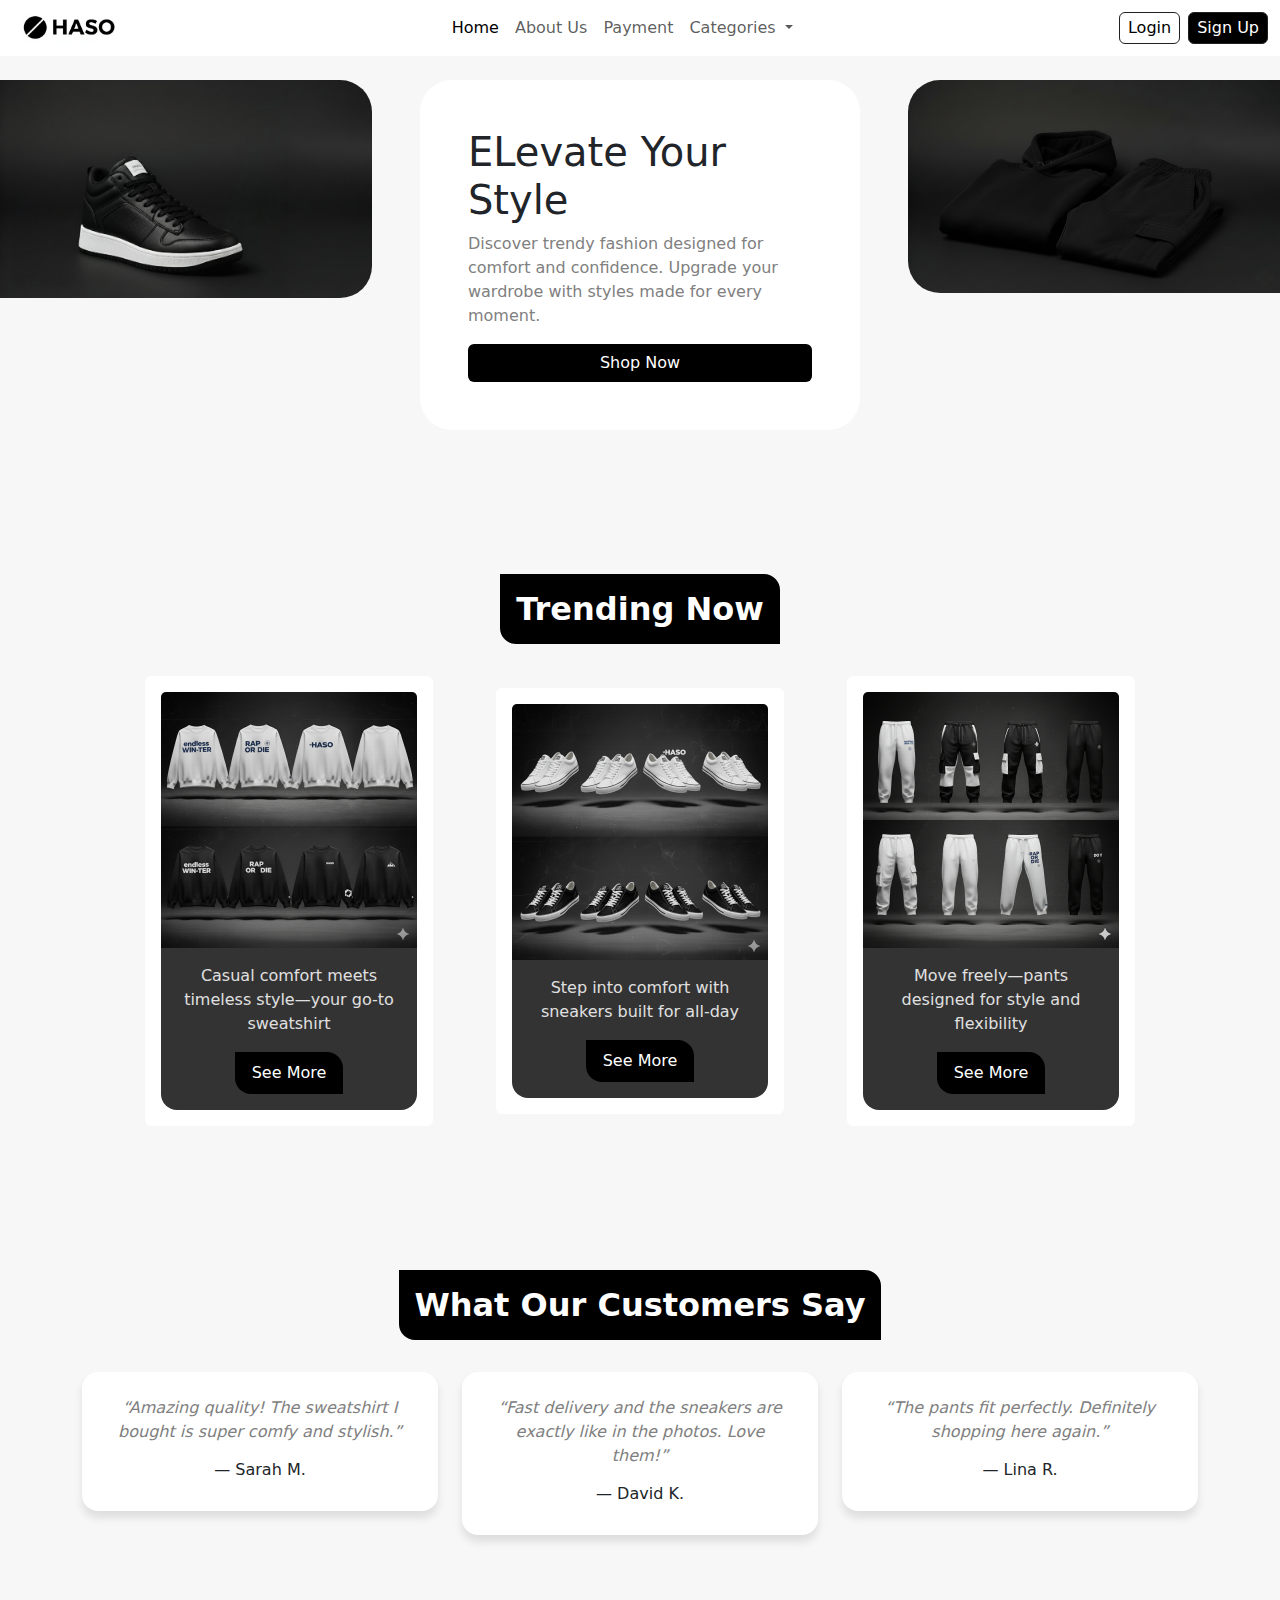
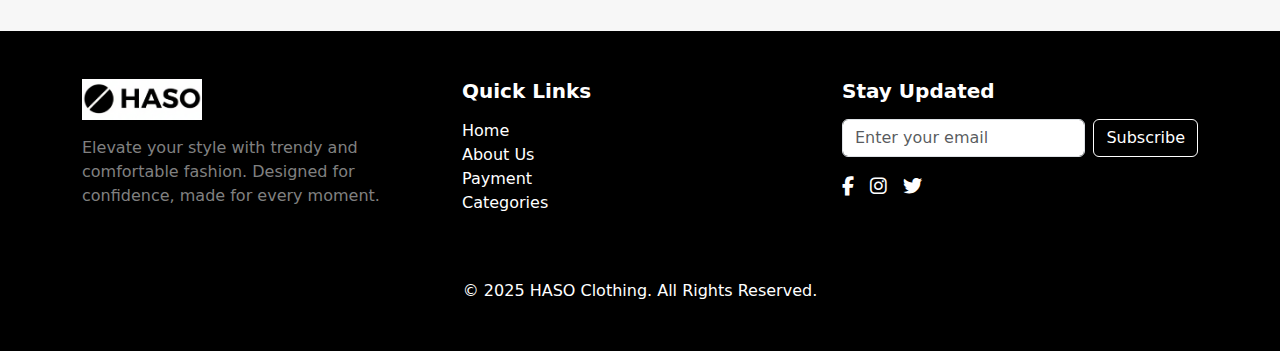
<file: index.html>
<!DOCTYPE html>
<html lang="en">
  <head>
    <meta charset="UTF-8" />
    <meta name="viewport" content="width=device-width, initial-scale=1.0" />
    <link
      rel="stylesheet"
      href="https://cdnjs.cloudflare.com/ajax/libs/font-awesome/6.6.0/css/all.min.css"
    />

    <link
      href="https://cdn.jsdelivr.net/npm/bootstrap@5.3.3/dist/css/bootstrap.min.css"
      rel="stylesheet"
    />

    <link rel="stylesheet" href="css/NavbarStyle.css" />
    <link rel="stylesheet" href="css/Footer.css">
    <link rel="stylesheet" href="css/HomeStlyle.css" />
    <title>Home</title>
  </head>
  <body>
    <nav class="navbar navbar-expand-lg fixed-top mb-5">
      <div class="container-fluid">
        <a href="index.html"
          ><img
            src="images/HASO.png"
            alt="Your Website Name Logo"
            class="site-logo"
        /></a>
        <button
          class="navbar-toggler"
          type="button"
          data-bs-toggle="collapse"
          data-bs-target="#navbarNavDropdown"
          aria-controls="navbarNavDropdown"
          aria-expanded="false"
          aria-label="Toggle navigation"
        >
          <span class="navbar-toggler-icon"></span>
        </button>
        <div
          class="collapse navbar-collapse justify-content-lg-center"
          id="navbarNavDropdown"
        >
          <ul class="navbar-nav">
            <li class="nav-item">
              <a class="nav-link active" aria-current="page" href="index.html"
                >Home</a
              >
            </li>
            <li class="nav-item">
              <a class="nav-link" href="html/AboutPage.html">About Us</a>
            </li>
            <li class="nav-item">
              <a class="nav-link" href="html/PaymentPage.html">Payment</a>
            </li>
            <li class="nav-item dropdown">
              <a
                class="nav-link dropdown-toggle"
                href="#"
                role="button"
                data-bs-toggle="dropdown"
                aria-expanded="false"
              >
                Categories
              </a>
              <ul class="dropdown-menu">
                <li><a class="dropdown-item" href="html/ShirtsPage.html">Shirts & Hoodies</a></li>
                <li><a class="dropdown-item" href="html/PantsPage.html">Pants</a></li>
                <li><a class="dropdown-item" href="html/SneakersPage.html">Shoes</a></li>
              </ul>
            </li>
            <li class="nav-item sm-mid-acc-1">
              <a class="nav-link btn d-lg-none" href="html/LoginPage.html">Login</a>
            </li>
            <li class="nav-item sm-mid-acc-2">
              <a class="nav-link btn d-lg-none" href="html/SignUpPage.html">Sign Up</a>
            </li>
          </ul>
        </div>
        <div class="accounts d-none d-lg-block">
          <ul class="navbar-nav d-flex gap-2">
            <li class="nav-item">
              <a class="nav-link btn" href="html/LoginPage.html">Login</a>
            </li>
            <li class="nav-item">
              <a class="nav-link btn" href="html/SignUpPage.html">Sign Up</a>
            </li>
          </ul>
        </div>
      </div>
    </nav>

    <section class="hero">
      <div class="d-flex flex-column flex-lg-row gap-lg-5">
        <div class="left-top-section w-100 d-lg-none">
          <img src="images/md&sm.jpg" alt="" class="img-fluid" />
        </div>
        <div class="left-section w-100 d-none d-lg-block">
          <img
            src="images/left-sec.jpg"
            alt=""
            class="img-fluid rounded-end-5"
          />
        </div>
        <div
          class="center-section rounded-5 p-4 p-lg-5 w-75 d-flex flex-column justify-content-center w-100"
        >
          <h1 class="d-flex">
            ELevate Your <br />
            Style
          </h1>
          <p>
            Discover trendy fashion designed for comfort and confidence. Upgrade
            your wardrobe with styles made for every moment.
          </p>
          <a href="#cards-section" class="btn">Shop Now</a>
        </div>
        <div class="right-section w-100 d-none d-lg-block">
          <img
            src="images/right-sec.jpg"
            alt=""
            class="img-fluid rounded-start-5"
          />
        </div>
      </div>
    </section>

    <section id="cards-section" class="cards-section mb-5 py-lg-5">
      <div
        class="container d-flex flex-column justify-content-center align-items-center gap-4"
      >
        <h2 id="sections-header" class="">Trending Now</h2>
        <div
          class="cards d-flex flex-column flex-lg-row justify-content-evenly align-items-center w-100 gap-5 gap-lg-0"
        >
          <div class="card p-3" style="width: 18rem">
            <img src="images/shirts.png" class="card-img-top" alt="..." />
            <div class="card-body text-center">
              <p class="card-text">
                Casual comfort meets timeless style—your go-to sweatshirt
              </p>
              <a href="html/ShirtsPage.html" class="btn">See More</a>
            </div>
          </div>
          <div class="card p-3" style="width: 18rem">
            <img src="images/sneakers.png" class="card-img-top" alt="..." />
            <div class="card-body text-center">
              <p class="card-text">
                Step into comfort with sneakers built for all-day
              </p>
              <a href="html/SneakersPage.html" class="btn">See More</a>
            </div>
          </div>
          <div class="card p-3" style="width: 18rem">
            <img src="images/pants.png" class="card-img-top" alt="..." />
            <div class="card-body text-center">
              <p class="card-text">
                Move freely—pants designed for style and flexibility
              </p>
              <a href="html/PantsPage.html" class="btn">See More</a>
            </div>
          </div>
        </div>
      </div>
    </section>

    <section class="testimonials-section py-5">
      <div
        class="container d-flex flex-column justify-content-center align-items-center gap-4"
      >
        <h2 id="sections-header" class="text-center">What Our Customers Say</h2>
        <div class="row g-4">
          <div class="col-md-4">
            <div class="testimonial-card p-4 text-center">
              <p class="testimonial-text">
                “Amazing quality! The sweatshirt I bought is super comfy and
                stylish.”
              </p>
              <h6 class="mt-3">— Sarah M.</h6>
            </div>
          </div>
          <div class="col-md-4">
            <div class="testimonial-card p-4 text-center">
              <p class="testimonial-text">
                “Fast delivery and the sneakers are exactly like in the photos.
                Love them!”
              </p>
              <h6 class="mt-3">— David K.</h6>
            </div>
          </div>
          <div class="col-md-4">
            <div class="testimonial-card p-4 text-center">
              <p class="testimonial-text">
                “The pants fit perfectly. Definitely shopping here again.”
              </p>
              <h6 class="mt-3">— Lina R.</h6>
            </div>
          </div>
        </div>
      </div>
    </section>

    <footer class="footer py-5 mt-5">
      <div class="container">
        <div class="row">
          <div class="col-md-4 mb-4">
            <img
              src="images/HASO.png"
              alt="Logo"
              class="mb-3"
              style="width: 120px"
            />
            <p class="footer-text">
              Elevate your style with trendy and comfortable fashion. Designed
              for confidence, made for every moment.
            </p>
          </div>

          <div class="col-md-4 mb-4">
            <h5 class="footer-title">Quick Links</h5>
            <ul class="list-unstyled">
              <li><a href="index.html">Home</a></li>
              <li><a href="html/AboutPage.html">About Us</a></li>
              <li><a href="html/PaymentPage.html">Payment</a></li>
              <li><a href="index.html">Categories</a></li>
            </ul>
          </div>

          <div class="col-md-4 mb-4">
            <h5 class="footer-title">Stay Updated</h5>
            <form class="d-flex">
              <input
                type="email"
                class="form-control me-2"
                placeholder="Enter your email"
              />
              <button type="submit" class="btn">Subscribe</button>
            </form>
            <div class="social-icons mt-3 d-flex gap-3">
              <a href="#"><i class="fab fa-facebook-f"></i></a>
              <a href="#"><i class="fab fa-instagram"></i></a>
              <a href="#"><i class="fab fa-twitter"></i></a>
            </div>
          </div>
        </div>

        <div class="text-center mt-4">
          <p class="mb-0">&copy; 2025 HASO Clothing. All Rights Reserved.</p>
        </div>
      </div>
    </footer>

    <script src="https://cdn.jsdelivr.net/npm/bootstrap@5.3.3/dist/js/bootstrap.bundle.min.js"></script>
  </body>
</html>
</file>
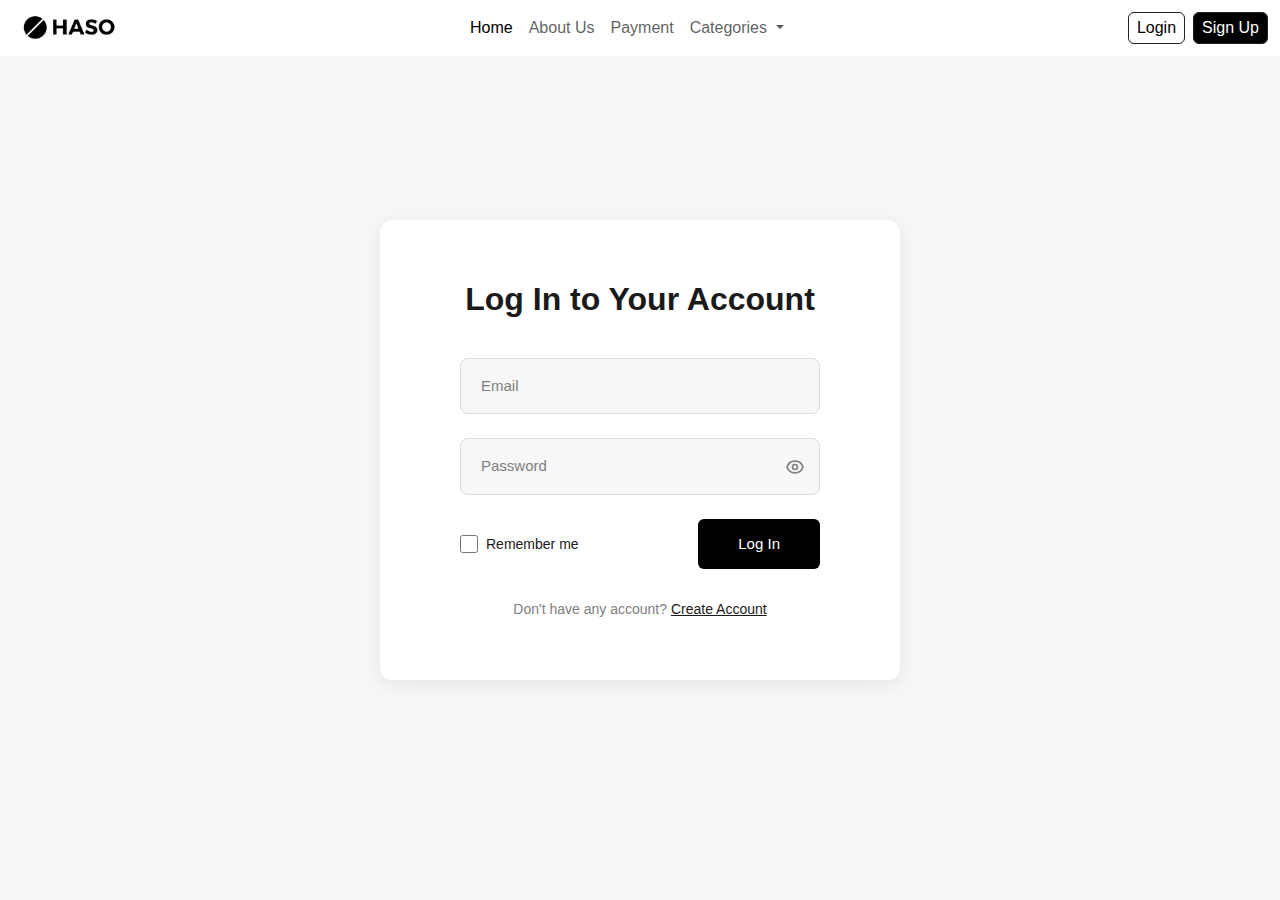
<file: html/LoginPage.html>
<!DOCTYPE html>
<html lang="ar" dir="ltr">
  <head>
    <meta charset="UTF-8" />
    <meta name="viewport" content="width=device-width, initial-scale=1.0" />
    <title>Login Page</title>
    <link
      href="https://cdn.jsdelivr.net/npm/bootstrap@5.3.2/dist/css/bootstrap.min.css"
      rel="stylesheet"
    />
    <link rel="stylesheet" href="../css/NavbarStyle.css" />
    <link rel="stylesheet" href="../css/login-style.css" />
  </head>
  <body>
    <nav class="navbar navbar-expand-lg fixed-top mb-5">
      <div class="container-fluid">
        <a href="../index.html"
          ><img
            src="../images/HASO.png"
            alt="Your Website Name Logo"
            class="site-logo"
        /></a>
        <button
          class="navbar-toggler"
          type="button"
          data-bs-toggle="collapse"
          data-bs-target="#navbarNavDropdown"
          aria-controls="navbarNavDropdown"
          aria-expanded="false"
          aria-label="Toggle navigation"
        >
          <span class="navbar-toggler-icon"></span>
        </button>
        <div
          class="collapse navbar-collapse justify-content-lg-center"
          id="navbarNavDropdown"
        >
          <ul class="navbar-nav">
            <li class="nav-item">
              <a
                class="nav-link active"
                aria-current="page"
                href="../index.html"
                >Home</a
              >
            </li>
            <li class="nav-item">
              <a class="nav-link" href="../html/AboutPage.html">About Us</a>
            </li>
            <li class="nav-item">
              <a class="nav-link" href="../html/PaymentPage.html">Payment</a>
            </li>
            <li class="nav-item dropdown">
              <a
                class="nav-link dropdown-toggle"
                href="#"
                role="button"
                data-bs-toggle="dropdown"
                aria-expanded="false"
              >
                Categories
              </a>
              <ul class="dropdown-menu">
                <li>
                  <a class="dropdown-item" href="../html/ShirtsPage.html"
                    >Shirts & Hoodies</a
                  >
                </li>
                <li>
                  <a class="dropdown-item" href="../html/PantsPage.html"
                    >Pants</a
                  >
                </li>
                <li>
                  <a class="dropdown-item" href="../html/SneakersPage.html"
                    >Shoes</a
                  >
                </li>
              </ul>
            </li>
            <li class="nav-item sm-mid-acc-1">
              <a class="nav-link btn d-lg-none" href="../html/LoginPage.html"
                >Login</a
              >
            </li>
            <li class="nav-item sm-mid-acc-2">
              <a class="nav-link btn d-lg-none" href="../html/SignUpPage.html"
                >Sign Up</a
              >
            </li>
          </ul>
        </div>
        <div class="accounts d-none d-lg-block">
          <ul class="navbar-nav d-flex gap-2">
            <li class="nav-item">
              <a class="nav-link btn" href="../html/LoginPage.html">Login</a>
            </li>
            <li class="nav-item">
              <a class="nav-link btn" href="../html/SignUpPage.html">Sign Up</a>
            </li>
          </ul>
        </div>
      </div>
    </nav>

    <div class="login-box">
      <h1>Log In to Your Account</h1>
      <form id="loginForm" novalidate>
        <div class="form-group">
          <div class="input-wrapper">
            <input
              type="email"
              id="email"
              placeholder="Email"
              autocomplete="email"
            />
          </div>
          <div class="error-message" id="emailError">
            Please enter a valid email address
          </div>
        </div>
        <div class="form-group">
          <div class="input-wrapper">
            <input
              type="password"
              id="password"
              placeholder="Password"
              autocomplete="current-password"
            />
            <span class="toggle-password" id="togglePassword">
              <svg
                id="eyeIcon"
                xmlns="http://www.w3.org/2000/svg"
                fill="none"
                viewBox="0 0 24 24"
                stroke="currentColor"
              >
                <path
                  stroke-linecap="round"
                  stroke-linejoin="round"
                  stroke-width="2"
                  d="M15 12a3 3 0 11-6 0 3 3 0 016 0z"
                />
                <path
                  stroke-linecap="round"
                  stroke-linejoin="round"
                  stroke-width="2"
                  d="M2.458 12C3.732 7.943 7.523 5 12 5c4.478 0 8.268 2.943 9.542 7-1.274 4.057-5.064 7-9.542 7-4.477 0-8.268-2.943-9.542-7z"
                />
              </svg>
            </span>
          </div>
          <div class="error-message" id="passwordError">
            Password must be at least 6 characters
          </div>
        </div>
        <div class="remember-section">
          <div class="remember-me">
            <input type="checkbox" id="remember" />
            <label for="remember">Remember me</label>
          </div>
          <button type="submit" class="btn-submit">Log In</button>
        </div>
        <div class="signup-link">
          Don't have any account?
          <a href="SignUpPage.html"> Create Account</a>
        </div>
      </form>
    </div>

    <script src="https://cdn.jsdelivr.net/npm/bootstrap@5.3.2/dist/js/bootstrap.bundle.min.js"></script>
    <script src="../js/login-scipt.js"></script>
  </body>
</html>
</file>
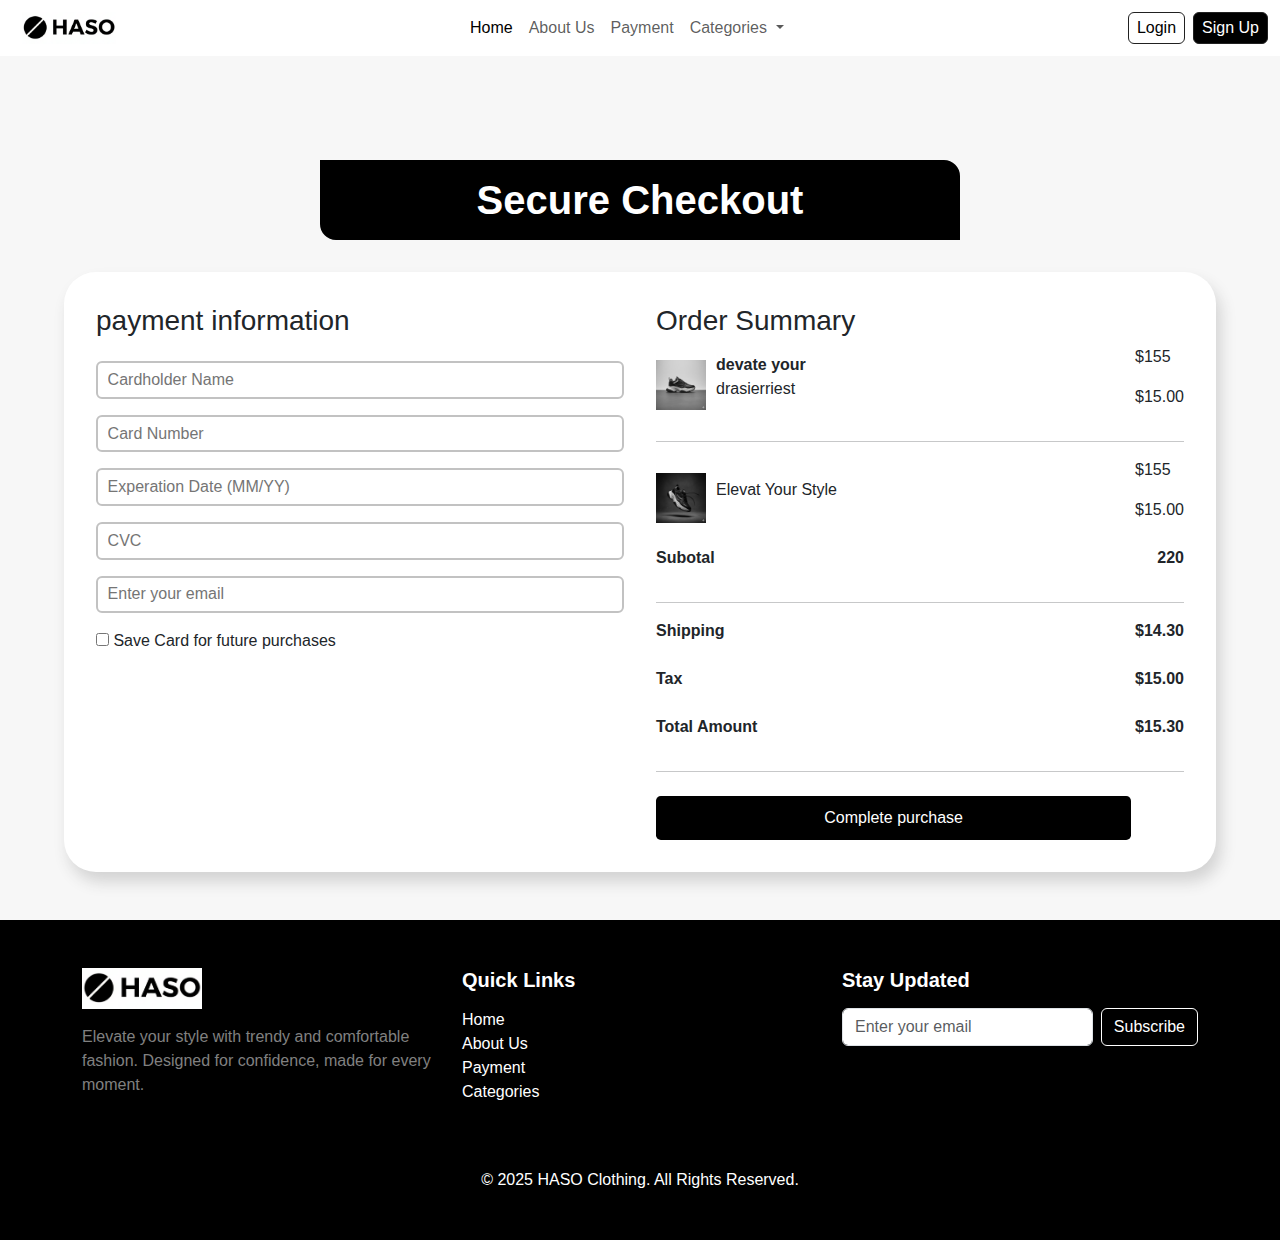
<file: html/PaymentPage.html>
<!DOCTYPE html>
<html lang="en">
  <head>
    <meta charset="UTF-8" />
    <meta name="viewport" content="width=device-width, initial-scale=1.0" />
    <link
      href="https://cdn.jsdelivr.net/npm/bootstrap@5.3.3/dist/css/bootstrap.min.css"
      rel="stylesheet"
    />
    <link rel="stylesheet" href="../css/NavbarStyle.css" />
    <link rel="stylesheet" href="../css/Footer.css" />
    <link rel="stylesheet" href="../css/PaymentStyle.css" />
    <title>HASO</title>
  </head>
  <body>
    <nav class="navbar navbar-expand-lg fixed-top mb-5">
      <div class="container-fluid">
        <a href="../index.html"
          ><img
            src="../images/HASO.png"
            alt="Your Website Name Logo"
            class="site-logo"
        /></a>
        <button
          class="navbar-toggler"
          type="button"
          data-bs-toggle="collapse"
          data-bs-target="#navbarNavDropdown"
          aria-controls="navbarNavDropdown"
          aria-expanded="false"
          aria-label="Toggle navigation"
        >
          <span class="navbar-toggler-icon"></span>
        </button>
        <div
          class="collapse navbar-collapse justify-content-lg-center"
          id="navbarNavDropdown"
        >
          <ul class="navbar-nav">
            <li class="nav-item">
              <a
                class="nav-link active"
                aria-current="page"
                href="../index.html"
                >Home</a
              >
            </li>
            <li class="nav-item">
              <a class="nav-link" href="../html/AboutPage.html">About Us</a>
            </li>
            <li class="nav-item">
              <a class="nav-link" href="../html/PaymentPage.html">Payment</a>
            </li>
            <li class="nav-item dropdown">
              <a
                class="nav-link dropdown-toggle"
                href="#"
                role="button"
                data-bs-toggle="dropdown"
                aria-expanded="false"
              >
                Categories
              </a>
              <ul class="dropdown-menu">
                <li>
                  <a class="dropdown-item" href="../html/ShirtsPage.html"
                    >Shirts & Hoodies</a
                  >
                </li>
                <li>
                  <a class="dropdown-item" href="../html/PantsPage.html"
                    >Pants</a
                  >
                </li>
                <li>
                  <a class="dropdown-item" href="../html/SneakersPage.html"
                    >Shoes</a
                  >
                </li>
              </ul>
            </li>
            <li class="nav-item sm-mid-acc-1">
              <a class="nav-link btn d-lg-none" href="../html/LoginPage.html"
                >Login</a
              >
            </li>
            <li class="nav-item sm-mid-acc-2">
              <a class="nav-link btn d-lg-none" href="../html/SignUpPage.html"
                >Sign Up</a
              >
            </li>
          </ul>
        </div>
        <div class="accounts d-none d-lg-block">
          <ul class="navbar-nav d-flex gap-2">
            <li class="nav-item">
              <a class="nav-link btn" href="../html/LoginPage.html">Login</a>
            </li>
            <li class="nav-item">
              <a class="nav-link btn" href="../html/SignUpPage.html">Sign Up</a>
            </li>
          </ul>
        </div>
      </div>
    </nav>

    <!-- <div class="container"> -->

    <div class="main">
      <h2>Secure Checkout</h2>
      <div class="payment-box">
        <div class="left-content">
          <h3>payment information</h3>
          <input type="text" placeholder="Cardholder Name" />
          <input
            type="text"
            placeholder="Card Number"
            maxlength="16"
            required
          />
          <input type="text" placeholder="Experation Date (MM/YY)" required />
          <input type="password" placeholder="CVC" maxlength="4" required />
          <input
            type="email"
            placeholder="Enter your email"
            name="email"
            required
          />
          <label>
            <input type="checkbox" /> Save Card for future purchases</label
          >
        </div>

        <div class="right-content">
          <h3>Order Summary</h3>
          <div class="items-info">
            <div class="item1">
              <div class="info">
                <img src="../images/pic2.jpg" alt="" />
                <div class="para">
                  <p><span>devate your</span> drasierriest</p>
                </div>
              </div>

              <div class="price">
                <p>$155</p>
                <p>$15.00</p>
              </div>
            </div>
            <hr />
            <div class="item2">
              <div class="info">
                <img src="../images/pic3.jpg" alt="" />
                <div class="para">
                  <p>Elevat Your Style</p>
                </div>
              </div>

              <div class="price">
                <p>$155</p>
                <p>$15.00</p>
              </div>
            </div>
          </div>

          <div class="subotal">
            <p>Subotal</p>
            <span>220</span>
          </div>
          <hr />
          <div class="shipping">
            <p>Shipping</p>
            <span>$14.30</span>
          </div>
          <div class="tax">
            <p>Tax</p>
            <span>$15.00</span>
          </div>
          <div class="total">
            <p>Total Amount</p>
            <span>$15.30</span>
          </div>
          <hr />
          <button class="Complete">Complete purchase</button>
        </div>
      </div>
    </div>

    <footer class="footer py-5 mt-5">
      <div class="container">
        <div class="row">
          <div class="col-md-4 mb-4">
            <img
              src="../images/HASO.png"
              alt="Logo"
              class="mb-3"
              style="width: 120px"
            />
            <p class="footer-text">
              Elevate your style with trendy and comfortable fashion. Designed
              for confidence, made for every moment.
            </p>
          </div>

          <div class="col-md-4 mb-4">
            <h5 class="footer-title">Quick Links</h5>
            <ul class="list-unstyled">
              <li><a href="../index.html">Home</a></li>
              <li><a href="../html/AboutPage.html">About Us</a></li>
              <li><a href="../html/PaymentPage.html">Payment</a></li>
              <li><a href="../html/ShirtsPage.html">Categories</a></li>
            </ul>
          </div>

          <div class="col-md-4 mb-4">
            <h5 class="footer-title">Stay Updated</h5>
            <form class="d-flex">
              <input
                type="email"
                class="form-control me-2"
                placeholder="Enter your email"
              />
              <button type="submit" class="btn">Subscribe</button>
            </form>
            <div class="social-icons mt-3 d-flex gap-3">
              <a href="#"><i class="fab fa-facebook-f"></i></a>
              <a href="#"><i class="fab fa-instagram"></i></a>
              <a href="#"><i class="fab fa-twitter"></i></a>
            </div>
          </div>
        </div>

        <div class="text-center mt-4">
          <p class="mb-0">&copy; 2025 HASO Clothing. All Rights Reserved.</p>
        </div>
      </div>
    </footer>
    <script src="https://cdn.jsdelivr.net/npm/bootstrap@5.3.3/dist/js/bootstrap.bundle.min.js"></script>
  </body>
</html>
</file>
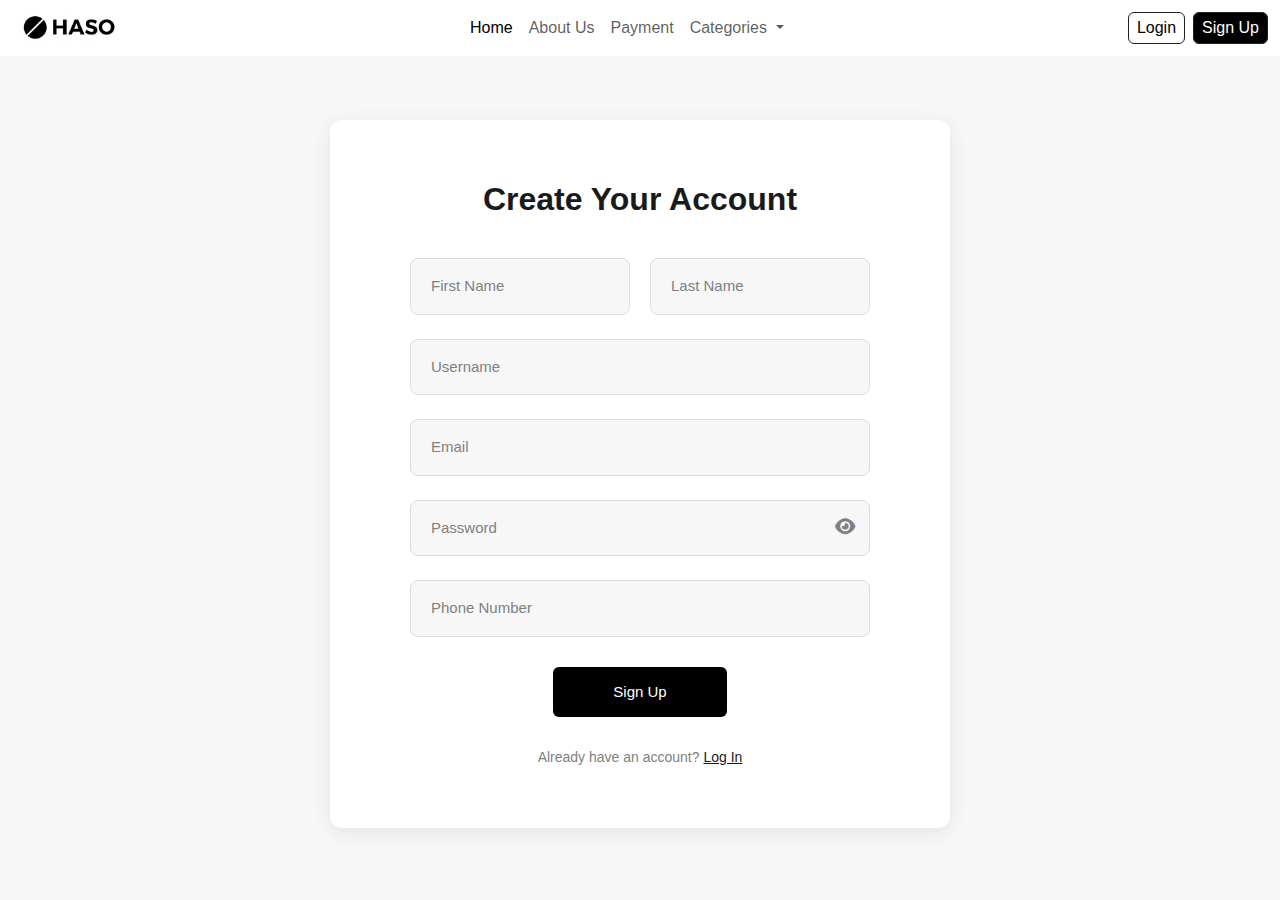
<file: html/SignUpPage.html>
<!DOCTYPE html>
<html lang="ar" dir="ltr">
  <head>
    <meta charset="UTF-8" />
    <meta name="viewport" content="width=device-width, initial-scale=1.0" />
    <title>Sign Up</title>
    <link
      rel="stylesheet"
      href="https://cdnjs.cloudflare.com/ajax/libs/font-awesome/6.4.0/css/all.min.css"
    />
    <link
      href="https://cdn.jsdelivr.net/npm/bootstrap@5.3.2/dist/css/bootstrap.min.css"
      rel="stylesheet"
    />
    <link rel="stylesheet" href="../css/NavbarStyle.css" />
    <link rel="stylesheet" href="../css/Sign-Up-style.css" />
  </head>
  <body>
    <nav class="navbar navbar-expand-lg fixed-top mb-5">
      <div class="container-fluid">
        <a href="../index.html"
          ><img
            src="../images/HASO.png"
            alt="Your Website Name Logo"
            class="site-logo"
        /></a>
        <button
          class="navbar-toggler"
          type="button"
          data-bs-toggle="collapse"
          data-bs-target="#navbarNavDropdown"
          aria-controls="navbarNavDropdown"
          aria-expanded="false"
          aria-label="Toggle navigation"
        >
          <span class="navbar-toggler-icon"></span>
        </button>
        <div
          class="collapse navbar-collapse justify-content-lg-center"
          id="navbarNavDropdown"
        >
          <ul class="navbar-nav">
            <li class="nav-item">
              <a
                class="nav-link active"
                aria-current="page"
                href="../index.html"
                >Home</a
              >
            </li>
            <li class="nav-item">
              <a class="nav-link" href="../html/AboutPage.html">About Us</a>
            </li>
            <li class="nav-item">
              <a class="nav-link" href="../html/PaymentPage.html">Payment</a>
            </li>
            <li class="nav-item dropdown">
              <a
                class="nav-link dropdown-toggle"
                href="#"
                role="button"
                data-bs-toggle="dropdown"
                aria-expanded="false"
              >
                Categories
              </a>
              <ul class="dropdown-menu">
                <li>
                  <a class="dropdown-item" href="../html/ShirtsPage.html"
                    >Shirts & Hoodies</a
                  >
                </li>
                <li>
                  <a class="dropdown-item" href="../html/PantsPage.html"
                    >Pants</a
                  >
                </li>
                <li>
                  <a class="dropdown-item" href="../html/SneakersPage.html"
                    >Shoes</a
                  >
                </li>
              </ul>
            </li>
            <li class="nav-item sm-mid-acc-1">
              <a class="nav-link btn d-lg-none" href="../html/LoginPage.html"
                >Login</a
              >
            </li>
            <li class="nav-item sm-mid-acc-2">
              <a class="nav-link btn d-lg-none" href="../html/SignUpPage.html"
                >Sign Up</a
              >
            </li>
          </ul>
        </div>
        <div class="accounts d-none d-lg-block">
          <ul class="navbar-nav d-flex gap-2">
            <li class="nav-item">
              <a class="nav-link btn" href="../html/LoginPage.html">Login</a>
            </li>
            <li class="nav-item">
              <a class="nav-link btn" href="../html/SignUpPage.html">Sign Up</a>
            </li>
          </ul>
        </div>
      </div>
    </nav>

    <div class="signup-box mt-5">
      <h1>Create Your Account</h1>
      <form id="signupForm" novalidate>
        <div class="form-row">
          <div class="form-group">
            <div class="input-wrapper">
              <input
                type="text"
                id="firstName"
                placeholder="First Name"
                autocomplete="given-name"
              />
            </div>
            <div class="error-message" id="firstNameError">
              First name is required
            </div>
          </div>
          <div class="form-group">
            <div class="input-wrapper">
              <input
                type="text"
                id="lastName"
                placeholder="Last Name"
                autocomplete="family-name"
              />
            </div>
            <div class="error-message" id="lastNameError">
              Last name is required
            </div>
          </div>
        </div>

        <div class="form-group">
          <div class="input-wrapper">
            <input
              type="text"
              id="username"
              placeholder="Username"
              autocomplete="username"
            />
          </div>
          <div class="error-message" id="usernameError">
            Username must be at least 3 characters
          </div>
        </div>

        <div class="form-group">
          <div class="input-wrapper">
            <input
              type="email"
              id="email"
              placeholder="Email"
              autocomplete="email"
            />
          </div>
          <div class="error-message" id="emailError">
            Please enter a valid email address
          </div>
        </div>

        <div class="form-group">
          <div class="input-wrapper">
            <input
              type="password"
              id="password"
              placeholder="Password"
              autocomplete="new-password"
            />
            <span class="toggle-password" id="togglePassword">
              <i class="fa-solid fa-eye" id="eyeIcon"></i>
            </span>
          </div>
          <div class="error-message" id="passwordError">
            Password must be at least 6 characters
          </div>
        </div>

        <div class="form-group">
          <div class="input-wrapper">
            <input
              type="tel"
              id="phone"
              placeholder="Phone Number"
              autocomplete="tel"
            />
          </div>
          <div class="error-message" id="phoneError">
            Please enter a valid phone number
          </div>
        </div>

        <div class="form-actions">
          <button type="submit" class="btn-submit">Sign Up</button>
        </div>

        <div class="login-link">
          Already have an account? <a href="LoginPage.html">Log In</a>
        </div>
      </form>
    </div>

    <script src="https://cdn.jsdelivr.net/npm/bootstrap@5.3.2/dist/js/bootstrap.bundle.min.js"></script>
    <script src="../js/Sign-Up-script.js"></script>
  </body>
</html>
</file>
<file: css/NavbarStyle.css>
:root {
  --primary-background-light: #f7f7f7;
  --card-background-light: #ffffff;
  --text-color-dark: #1a1a1a;
  --text-color-subtle: #808080;
  --button-background-dark: #000000;
  --button-text-light: #ffffff;

  --primary-background-dark: #121212;
  --secondary-background-dark: #212121;
  --input-background-dark: #333333;
  --text-color-light: #e0e0e0;
  --accent-color-dark: #808080;
}

body {
  padding-top: 5rem;
}

nav {
  background: var(--card-background-light);
}

.site-logo {
  height: 2rem;
  width: auto;
  margin: 0 10px;
}

.sm-mid-acc-1,
.sm-mid-acc-2 {
  padding: 0rem;
  border-radius: 1rem;
}

.sm-mid-acc-1 a {
  color: var(--button-background-dark);
}

.sm-mid-acc-2 a {
  color: var(--button-text-light);
  background: var(--button-background-dark);
}

nav .accounts ul li a {
  border: 0.08rem var(--secondary-background-dark) solid;
  padding: 0.2rem;
}

nav .accounts ul li:first-child a {
  color: var(--button-background-dark);
}

nav .accounts ul li:last-child a {
  color: var(--button-text-light);
  background: var(--button-background-dark);
}
</file>
<file: css/Footer.css>
.footer {
  background: var(--button-background-dark);
  color: var(--button-text-light);
}

.footer .footer-title {
  font-weight: bold;
  margin-bottom: 1rem;
}

.footer .footer-text {
  color: var(--text-color-subtle);
}

.footer a {
  color: var(--button-text-light);
  text-decoration: none;
  transition: color 0.3s;
}

.footer a:hover {
  color: var(--text-color-subtle);
}

.footer .btn {
  background: var(--button-background-dark);
  color: var(--button-text-light);
  border: 1px solid var(--button-text-light);
  transition: 0.3s;
}

.footer .btn:hover {
  background: white;
  color: var(--text-color-dark);
}

.social-icons a {
  font-size: 1.2rem;
  transition: 0.3s;
}

.social-icons a:hover {
  color: var(--text-color-subtle);
}
</file>
<file: css/HomeStlyle.css>
:root {
  --primary-background-light: #f7f7f7;
  --card-background-light: #ffffff;
  --text-color-dark: #1a1a1a;
  --text-color-subtle: #808080;
  --button-background-dark: #000000;
  --button-text-light: #ffffff;

  --primary-background-dark: #121212;
  --secondary-background-dark: #212121;
  --input-background-dark: #333333;
  --text-color-light: #e0e0e0;
  --accent-color-dark: #808080;
}

* {
  margin: 0;
  padding: 0;
  box-sizing: border-box;
}

body {
  background: var(--primary-background-light);
}

#sections-header {
  color: var(--button-text-light);
  font-size: 2rem;
  font-weight: bold;
  text-align: center;
  border: 0.2rem solid black;
  border-radius: 0 1rem 0 1rem;
  background: var(--button-background-dark);
  padding: 0.8rem;
}

/* ----------------------------------------------- */

section .center-section {
  background-color: white;
}

section .center-section p {
  color: var(--text-color-subtle);
}

section .center-section a {
  color: var(--button-text-light);
  background: var(--button-background-dark);
}

.hero {
  margin-bottom: 6rem;
}

.cards-section .cards .card {
  background: var(--card-background-light);
  border: none;
  transition: transform 0.3s ease, box-shadow 0.3s ease;
  cursor: pointer;
}

.cards-section .cards .card-body {
  background: var(--input-background-dark);
  border-radius: 0 0 1rem 1rem;
}

.cards-section .cards .card-body p {
  color: var(--text-color-light);
}

.cards-section .cards .card-body a {
  color: var(--button-text-light);
  background: var(--button-background-dark);
  border-radius: 0 1rem 0 1rem;
  padding: 0.5rem 1rem;
  transition: 0.5s;
}

.cards-section .cards .card-body a:hover {
  background: white;
  color: var(--text-color-dark);
  transform: scale(1.05);
  border-radius: 1rem 0 1rem 0;
}

.cards-section .cards .card:hover {
  transform: translateY(-8px) scale(1.03);
  box-shadow: 0 0.8rem 1rem rgba(0, 0, 0, 0.2);
}

.testimonials-section {
  background: var(--primary-background-light);
}

.testimonial-card {
  background: var(--card-background-light);
  border-radius: 1rem;
  box-shadow: 0 0.4rem 0.5rem rgba(0, 0, 0, 0.1);
  transition: 0.3s;
}

.testimonial-card:hover {
  transform: translateY(-5px);
  box-shadow: 0 0.8rem 1rem rgba(0, 0, 0, 0.15);
}

.testimonial-text {
  color: var(--text-color-subtle);
  font-style: italic !important;
}
</file>
<file: css/login-style.css>
:root {
    --primary-background-light: #F7F7F7; 
    --card-background-light: #FFFFFF;    
    --text-color-dark: #1A1A1A;           
    --text-color-subtle: #808080;         
    --button-background-dark: #000000;    
    --button-text-light: #FFFFFF;        
    --primary-background-dark: #121212;  
    --secondary-background-dark: #212121; 
    --input-background-dark: #333333;     
    --text-color-light: #E0E0E0;          
    --accent-color-dark: #808080;
    --error-color: #dc3545;
    --success-color: #28a745;         
}

* {
    margin: 0;
    padding: 0;
    box-sizing: border-box;
}

body {
    font-family: -apple-system, BlinkMacSystemFont, 'Segoe UI', Roboto, 'Helvetica Neue', Arial, sans-serif;
    background: var(--primary-background-light);
    min-height: 100vh;
    display: flex;
    flex-direction: column;
    justify-content: center;
    align-items: center;
    padding: 20px;
}

.login-box {
    background: var(--card-background-light);
    padding: 60px 80px;
    border-radius: 12px;
    box-shadow: 0 4px 20px rgba(0,0,0,0.08);
    width: 100%;
    max-width: 520px;
}

h1 {
    font-size: 32px;
    text-align: center;
    margin-bottom: 40px;
    color: var(--text-color-dark);
    font-weight: 600;
}

.form-group {
    margin-bottom: 24px;
    position: relative;
}

.input-wrapper {
    position: relative;
}

input[type="email"],
input[type="password"],
input[type="text"] {
    width: 100%;
    padding: 16px 20px;
    border: 1px solid #ddd;
    border-radius: 8px;
    font-size: 15px;
    transition: all 0.3s;
    background: var(--primary-background-light);
    color: var(--text-color-dark);
}

input[type="password"],
input[type="text"] {
    padding-right: 50px;
}

input[type="email"]:focus,
input[type="password"]:focus,
input[type="text"]:focus {
    outline: none;
    border-color: var(--text-color-subtle);
    background: var(--card-background-light);
}

input.error {
    border-color: var(--error-color);
}

input.success {
    border-color: var(--success-color);
}

input::placeholder {
    color: var(--text-color-subtle);
}

.toggle-password {
    position: absolute;
    right: 15px;
    top: 50%;
    transform: translateY(-50%);
    cursor: pointer;
    color: var(--text-color-subtle);
    transition: color 0.3s;
    user-select: none;
}

.toggle-password:hover {
    color: var(--text-color-dark);
}

.toggle-password svg {
    width: 20px;
    height: 20px;
}

.error-message {
    color: var(--error-color);
    font-size: 13px;
    margin-top: 6px;
    display: none;
}

.error-message.show {
    display: block;
}

.remember-section {
    display: flex;
    justify-content: space-between;
    align-items: center;
    margin-bottom: 30px;
}

.remember-me {
    display: flex;
    align-items: center;
    gap: 8px;
}

input[type="checkbox"] {
    width: 18px;
    height: 18px;
    cursor: pointer;
    accent-color: var(--button-background-dark);
}

.remember-me label {
    font-size: 14px;
    color: var(--text-color-dark);
    cursor: pointer;
}

.btn-submit {
    padding: 14px 40px;
    background: var(--button-background-dark);
    color: var(--button-text-light);
    border: none;
    border-radius: 6px;
    font-size: 15px;
    font-weight: 500;
    cursor: pointer;
    transition: all 0.3s;
}

.btn-submit:hover {
    background: #333;
    transform: translateY(-1px);
    box-shadow: 0 4px 12px rgba(0,0,0,0.15);
}

.btn-submit:disabled {
    background: var(--text-color-subtle);
    cursor: not-allowed;
    transform: none;
}

.signup-link {
    text-align: center;
    margin-top: 30px;
    font-size: 14px;
    color: var(--text-color-subtle);
}

.signup-link a {
    color: var(--text-color-dark);
    text-decoration: underline;
    font-weight: 500;
}

.signup-link a:hover {
    color: var(--text-color-subtle);
}

@media (max-width: 768px) {
    .login-box {
        padding: 40px 30px;
    }

    h1 {
        font-size: 26px;
    }
}
</file>
<file: css/PaymentStyle.css>
:root {
  --primary-background-light: #f7f7f7;
  --card-background-light: #ffffff;
  --text-color-dark: #1a1a1a;
  --text-color-subtle: #808080;
  --button-background-dark: #000000;
  --button-text-light: #ffffff;

  --primary-background-dark: #121212;
  --secondary-background-dark: #212121;
  --input-background-dark: #333333;
  --text-color-light: #e0e0e0;
  --accent-color-dark: #808080;
}

* {
  margin: 0;
  padding: 0;
  box-sizing: border-box;
  scroll-behavior: smooth;
  font-family: sans-serif;
}

body {
  background-color: var(--primary-background-light);
}

.main h2 {
  color: var(--button-text-light);
  font-size: 2.5rem ;
  width: 50%;
  font-weight: bold;
  text-align: center;
  border: 0.2rem solid black;
  border-radius: 0 1rem 0 1rem;
  background: var(--button-background-dark);
  padding: 0.8rem;
  margin-bottom: 2rem;
}

header {
  margin-top: 20px;
}

.main {
  display: flex;
  flex-direction: column;
  align-items: center;
  margin-top: 5rem;
}

.payment-box {
  background-color: white;
  width: 40%;
  padding: 2rem;
  border-radius: 2rem;
  display: flex;
  /* justify-content: space-between; */
  gap: 4rem;
  box-shadow: 5px 10px 15px 0 lightgray;
}

.payment-box .left-content {
  display: flex;
  flex-direction: column;
  gap: 1rem;
}

input {
  padding: 0.3rem 0.6rem;
  border-radius: 6px;
  border: solid 2px rgb(194, 194, 194);
}

.right-content {
  /* padding-right: 2rem; */
  width: 50%;
  text-align: start;
}

.right-content .items-info .item1 {
  display: flex;
  justify-content: space-between;
  margin-bottom: 0.6rem;
}

.right-content .items-info .item1 img,
.item2 img {
  width: 50px;
  height: 50px;
}
.info {
  display: flex;
  align-items: center;
  width: 60%;
}
.info div {
  margin-left: 10px;
  width: 50%;
}
.info div p span {
  font-weight: bold;
}

.item2 {
  display: flex;
  justify-content: space-between;
  margin-top: 0.6rem;
}

.subotal,
.shipping,
.tax,
.total {
  margin-top: 0.5rem;
  margin-bottom: 0.5rem;
  display: flex;
  justify-content: space-between;
  font-weight: bold;
}

.Complete {
  margin-top: 0.5rem;
  text-align: center;
  padding: 10px;
  width: 90%;
  background-color: #000000;
  color: #ffffff;
  border-radius: 0.3rem;
  border: none;
  font-size: 1rem;
}
.Complete:hover {
  background-color: #222;
  cursor: pointer;
}

@media (max-width: 768px) {
  .payment-box {
    flex-direction: column;
    width: 100%;
    padding: 1rem;
    gap: 1.5rem;
  }

  .right-content,
  .left-content {
    width: 100%;
  }

  .main h2 {
    font-size: 1.8rem;
  }
}

@media (min-width: 769px) and (max-width: 1024px) {
  .payment-box {
    width: 80%;
    flex-direction: row;
    gap: 2rem;
  }

  .left-content,
  .right-content {
    width: 50%;
  }
}

@media (min-width: 1025px) and (max-width: 1410px) {
  .payment-box {
    width: 90%;
    flex-direction: row;
    gap: 2rem;
  }

  .left-content,
  .right-content {
    width: 50%;
  }
}
</file>
<file: css/Sign-Up-style.css>
:root {
    --primary-background-light: #F7F7F7; 
    --card-background-light: #FFFFFF;    
    --text-color-dark: #1A1A1A;           
    --text-color-subtle: #808080;         
    --button-background-dark: #000000;    
    --button-text-light: #FFFFFF;        
    --primary-background-dark: #121212;  
    --secondary-background-dark: #212121; 
    --input-background-dark: #333333;     
    --text-color-light: #E0E0E0;          
    --accent-color-dark: #808080;
    --error-color: #dc3545;
    --success-color: #28a745;         
}

* {
    margin: 0;
    padding: 0;
    box-sizing: border-box;
}

body {
    font-family: -apple-system, BlinkMacSystemFont, 'Segoe UI', Roboto, 'Helvetica Neue', Arial, sans-serif;
    background: var(--primary-background-light);
    min-height: 100vh;
    display: flex;
    justify-content: center;
    align-items: center;
    padding: 20px;
}

.signup-box {
    background: var(--card-background-light);
    padding: 60px 80px;
    border-radius: 12px;
    box-shadow: 0 4px 20px rgba(0,0,0,0.08);
    width: 100%;
    max-width: 620px;
}

h1 {
    font-size: 32px;
    text-align: center;
    margin-bottom: 40px;
    color: var(--text-color-dark);
    font-weight: 600;
}

.form-row {
    display: grid;
    grid-template-columns: 1fr 1fr;
    gap: 20px;
}

.form-group {
    margin-bottom: 24px;
    position: relative;
}

.input-wrapper {
    position: relative;
}

input[type="email"],
input[type="password"],
input[type="text"],
input[type="tel"] {
    width: 100%;
    padding: 16px 20px;
    border: 1px solid #ddd;
    border-radius: 8px;
    font-size: 15px;
    transition: all 0.3s;
    background: var(--primary-background-light);
    color: var(--text-color-dark);
}

input[type="password"] {
    padding-right: 50px;
}

input[type="email"]:focus,
input[type="password"]:focus,
input[type="text"]:focus,
input[type="tel"]:focus {
    outline: none;
    border-color: var(--text-color-subtle);
    background: var(--card-background-light);
}

input.error {
    border-color: var(--error-color);
}

input.success {
    border-color: var(--success-color);
}

input::placeholder {
    color: var(--text-color-subtle);
}

.toggle-password {
    position: absolute;
    right: 15px;
    top: 50%;
    transform: translateY(-50%);
    cursor: pointer;
    color: var(--text-color-subtle);
    transition: color 0.3s;
    user-select: none;
}

.toggle-password:hover {
    color: var(--text-color-dark);
}

.toggle-password i {
    font-size: 18px;
}

.error-message {
    color: var(--error-color);
    font-size: 13px;
    margin-top: 6px;
    display: none;
}

.error-message.show {
    display: block;
}

.form-actions {
    margin-top: 30px;
    display: flex;
    justify-content: center;
}

.btn-submit {
    padding: 14px 60px;
    background: var(--button-background-dark);
    color: var(--button-text-light);
    border: none;
    border-radius: 6px;
    font-size: 15px;
    font-weight: 500;
    cursor: pointer;
    transition: all 0.3s;
}

.btn-submit:hover {
    background: #333;
    transform: translateY(-1px);
    box-shadow: 0 4px 12px rgba(0,0,0,0.15);
}

.btn-submit:disabled {
    background: var(--text-color-subtle);
    cursor: not-allowed;
    transform: none;
}

.login-link {
    text-align: center;
    margin-top: 30px;
    font-size: 14px;
    color: var(--text-color-subtle);
}

.login-link a {
    color: var(--text-color-dark);
    text-decoration: underline;
    font-weight: 500;
}

.login-link a:hover {
    color: var(--text-color-subtle);
}

@media (max-width: 768px) {
    .signup-box {
        padding: 40px 30px;
    }

    h1 {
        font-size: 26px;
    }

    .form-row {
        grid-template-columns: 1fr;
        gap: 0;
    }
}
</file>
